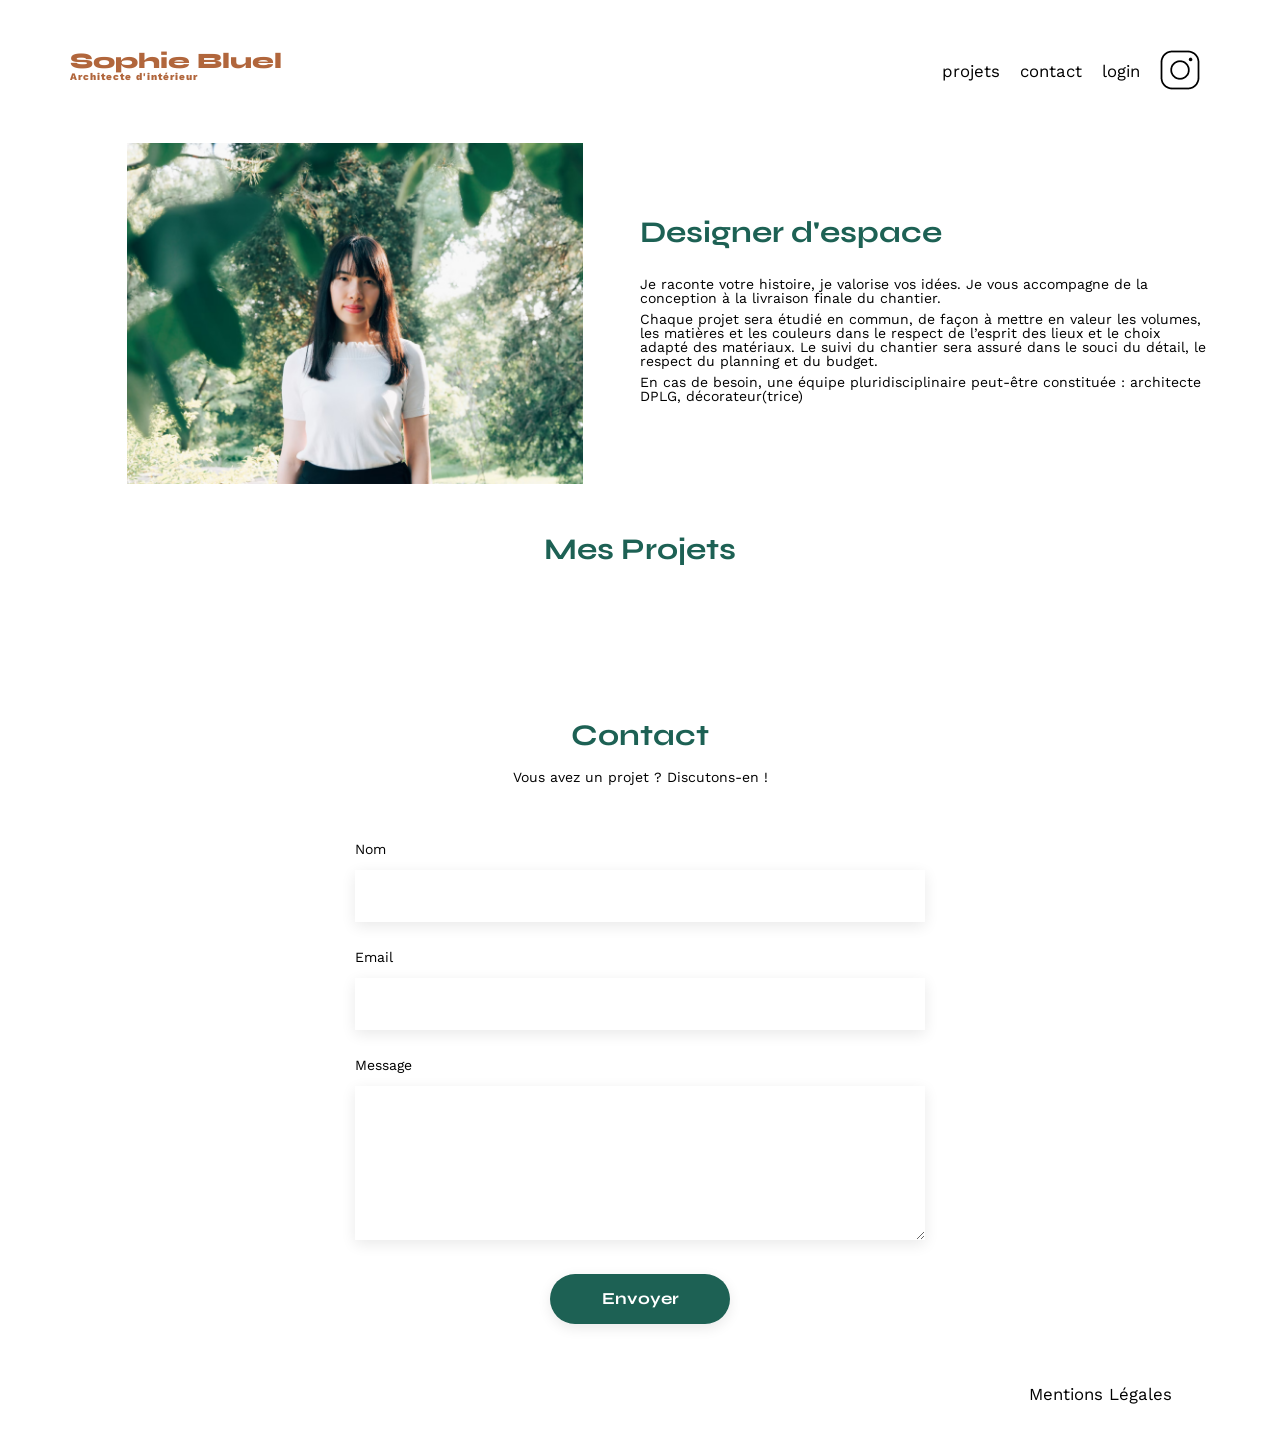
<file: FrontEnd/index.html>
<!DOCTYPE html>
<html lang="fr">
<head>
	<meta charset="UTF-8">
	<title>Sophie Bluel - Architecte d'intérieur</title>
	<meta name="viewport" content="width=device-width, initial-scale=1.0">
	<link rel="preconnect" href="https://fonts.googleapis.com">
	<link rel="preconnect" href="https://fonts.gstatic.com" crossorigin>
	<link href="https://fonts.googleapis.com/css2?family=Syne:wght@700;800&family=Work+Sans&display=swap" rel="stylesheet">
	<meta name="description" content="">
	<link rel="stylesheet" href="./assets/style.css">
	<link rel="stylesheet" href="https://cdnjs.cloudflare.com/ajax/libs/font-awesome/6.5.0/css/all.min.css">
</head>
<body>
<header>
	<h1>Sophie Bluel <span>Architecte d'intérieur</span></h1>
	<nav>
		<ul>
			<li>projets</li>
			<li>contact</li>
			<li id="login"><a href="./login.html">login</a></li>
			<li id="logout">logout</li>
			<li><img src="./assets/icons/instagram.png" alt="Instagram"></li>
		</ul>
	</nav>
</header>
<main>
	<section id="introduction">
		<figure>
			<img src="./assets/images/sophie-bluel.png" alt="">
		</figure>
		<article>
			<h2>Designer d'espace</h2>
			<p>Je raconte votre histoire, je valorise vos idées. Je vous accompagne de la conception à la livraison finale du chantier.</p>
			<p>Chaque projet sera étudié en commun, de façon à mettre en valeur les volumes, les matières et les couleurs dans le respect de l’esprit des lieux et le choix adapté des matériaux. Le suivi du chantier sera assuré dans le souci du détail, le respect du planning et du budget.</p>
			<p>En cas de besoin, une équipe pluridisciplinaire peut-être constituée : architecte DPLG, décorateur(trice)</p>
		</article>
	</section>
	<section id="portfolio">
		<div class="myProject">
			<h2>Mes Projets</h2>
			<button class="modifier-btn">
				<i class="fa-solid fa-pen-to-square"></i>
				modifier
			</button>
		</div>
		<div class="category"></div>
		<div class="gallery"></div>
	</section>
	<section id="contact">
		<h2>Contact</h2>
		<p>Vous avez un projet ? Discutons-en !</p>
		<form action="#" method="post">
			<label for="name">Nom</label>
			<input type="text" name="name" id="name">
			<label for="email">Email</label>
			<input type="email" name="email" id="email">
			<label for="message">Message</label>
			<textarea name="message" id="message" cols="30" rows="10"></textarea>
			<input type="submit" value="Envoyer">
		</form>
	</section>
</main>
<footer>
	<nav>
		<ul>
			<li>Mentions Légales</li>
		</ul>
	</nav>
</footer>
<aside class="editer" style="display: none;">
		<div class="editer-wrapper">
			<button class="modifier-btn-close"><i class="fa-solid fa-x"></i></button>
			<button id="modal-return" class="hidden"><i class="fa-solid fa-arrow-left"></i></button>
			<h2 id="modal-title">Galerie photo</h2>
			<form id="add-img-form" class="hidden">
				<div class="update-zone">
					<i class="fa-regular fa-image"></i>
					<label for="image">+ Ajouter photo</label>
					<input type="file" id="image" accept=".jpg,.png">
					<span class="upload-hint">Jpg, png : 4mo max</span>
				</div>
				<label for="title">Titre</label>
				<input type="text" id="title">
				<label for="category-img">Catégorie</label>
				<select id="category-img"></select>
				<hr>
				<button type="submit">Valider</button>
			</form>
			<div id="edit-gallery"></div>
			<hr id="hr">
			<button id="btn-add-img">Ajouter une photo</button>
		</div>
</aside>
<script src="script.js"></script>
</body>
</html>
</file>
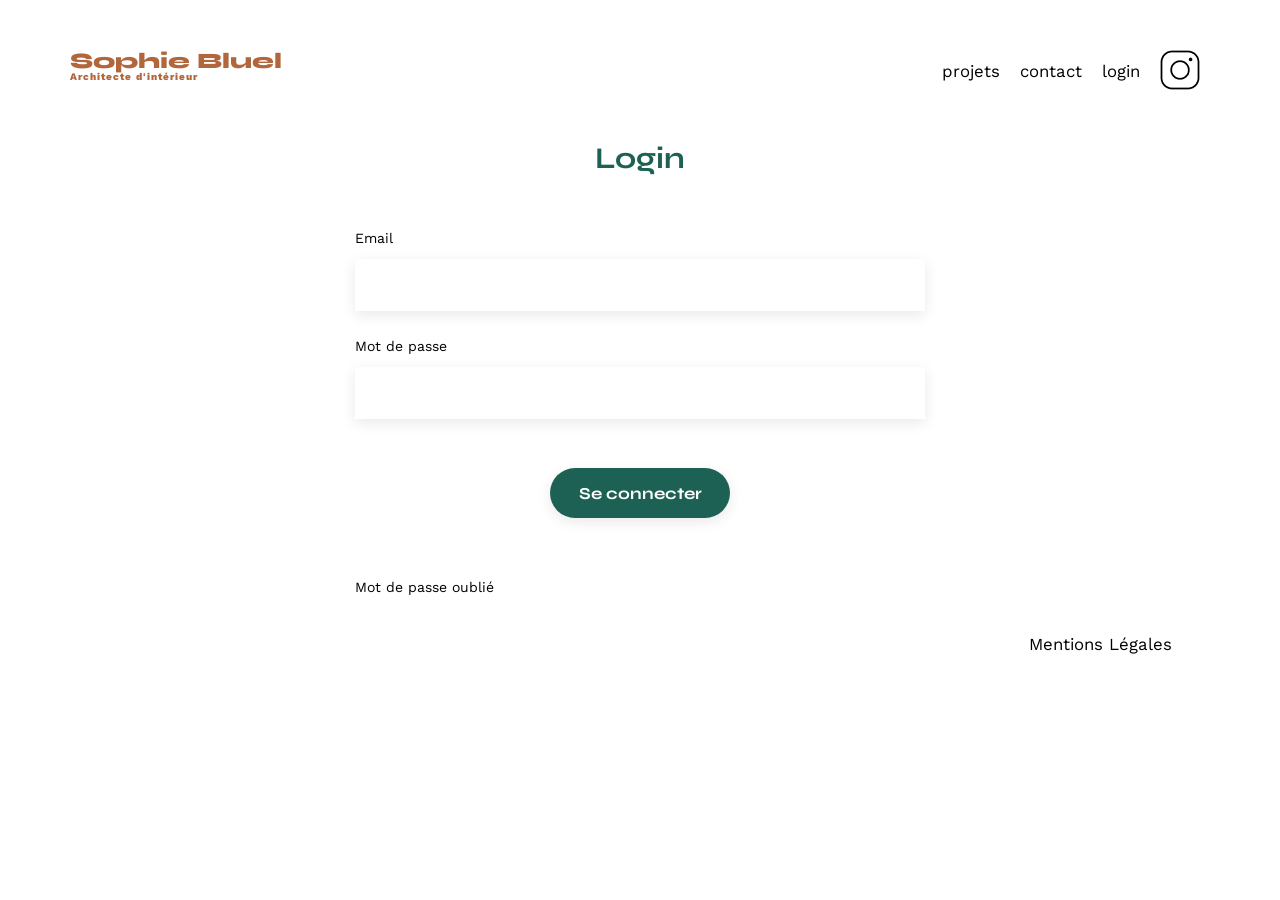
<file: FrontEnd/login.html>
<!DOCTYPE html>
<html lang="fr">
<head>
	<meta charset="UTF-8">
	<title>Sophie Bluel - Architecte d'intérieur</title>
	<meta name="viewport" content="width=device-width, initial-scale=1.0">
	<link rel="preconnect" href="https://fonts.googleapis.com">
	<link rel="preconnect" href="https://fonts.gstatic.com" crossorigin>
	<link href="https://fonts.googleapis.com/css2?family=Syne:wght@700;800&family=Work+Sans&display=swap" rel="stylesheet">
	<meta name="description" content="">
	<link rel="stylesheet" href="./assets/style.css">
</head>
<body>
<header>
	<h1>Sophie Bluel <span>Architecte d'intérieur</span></h1>
	<nav>
		<ul>
			<li><a href="./index.html">projets</a></li>
			<li>contact</li>
			<li id="login"><a href="./login.html">login</a></li>
			<li id="logout" style="display: none;">logout</li>
			<li><img src="./assets/icons/instagram.png" alt="Instagram"></li>
		</ul>
	</nav>
</header>
<main>
	<section id="contact">
		<h2>Login</h2>
		<form id="form" action="#" method="post">
			<label for="email">Email</label>
			<input type="email" name="email" id="email">
			<label for="name">Mot de passe</label>
			<input type="password" name="Mot de passe" id="password">
			<span id="error-message"></span>
			<input type="submit" value="Se connecter">
			<label for="forgotPassword">Mot de passe oublié</label>
		</form>
	</section>
</main>
<footer>
	<nav>
		<ul>
			<li>Mentions Légales</li>
		</ul>
	</nav>
</footer>
<script src="./login.js"></script>
</body>
</html>
</file>
<file: FrontEnd/assets/style.css>
/* http://meyerweb.com/eric/tools/css/reset/
   v2.0 | 20110126
   License: none (public domain)
*/

html,
body,
div,
span,
applet,
object,
iframe,
h1,
h2,
h3,
h4,
h5,
h6,
p,
blockquote,
pre,
a,
abbr,
acronym,
address,
big,
cite,
code,
del,
dfn,
em,
img,
ins,
kbd,
q,
s,
samp,
small,
strike,
strong,
sub,
sup,
tt,
var,
b,
u,
i,
center,
dl,
dt,
dd,
ol,
ul,
li,
fieldset,
form,
label,
legend,
table,
caption,
tbody,
tfoot,
thead,
tr,
th,
td,
article,
aside,
canvas,
details,
embed,
figure,
figcaption,
footer,
header,
hgroup,
menu,
nav,
output,
ruby,
section,
summary,
time,
mark,
audio,
video {
	margin: 0;
	padding: 0;
	border: 0;
	font-size: 100%;
	font: inherit;
	vertical-align: baseline;
}

/* HTML5 display-role reset for older browsers */
article,
aside,
details,
figcaption,
figure,
footer,
header,
hgroup,
menu,
nav,
section {
	display: block;
}

body {
	line-height: 1;
}

ol,
ul {
	list-style: none;
}

blockquote,
q {
	quotes: none;
}

blockquote:before,
blockquote:after,
q:before,
q:after {
	content: '';
	content: none;
}

table {
	border-collapse: collapse;
	border-spacing: 0;
}

/** end reset css**/
body {
	max-width: 1140px;
	margin: auto;
	font-family: 'Work Sans';
	font-size: 14px;
}

header {
	display: flex;
	justify-content: space-between;
	margin: 50px 0
}

section {
	margin: 50px 0
}

h1 {
	display: flex;
	flex-direction: column;
	font-family: 'Syne';
	font-size: 22px;
	font-weight: 800;
	color: #B1663C
}

h1>span {
	font-family: 'Work Sans';
	font-size: 10px;
	letter-spacing: 0.1em;
	;
}

h2 {
	font-family: 'Syne';
	font-weight: 700;
	font-size: 30px;
	color: #1D6154
}

nav ul {
	display: flex;
	align-items: center;
	list-style-type: none;

}

nav li {
	padding: 0 10px;
	font-size: 1.2em;
}

li:hover {
	color: #B1663C;
}

#introduction {
	display: flex;
	align-items: center;
}

#introduction figure {
	flex: 1
}

#introduction img {
	display: block;
	margin: auto;
	width: 80%;
}

#introduction article {
	flex: 1
}

#introduction h2 {
	margin-bottom: 1em;
}

#introduction p {
	margin-bottom: 0.5em;
}

#portfolio h2 {
	text-align: center;
	/* margin-bottom: 1em; */
}

.gallery {
	width: 100%;
	display: grid;
	grid-template-columns: 1fr 1fr 1fr;
	grid-column-gap: 20px;
	grid-row-gap: 20px;
}

.gallery img {
	width: 100%;

}

#contact {
	width: 50%;
	margin: auto;
}

#contact>* {
	text-align: center;

}

#contact h2 {
	margin-bottom: 20px;
}

#contact form {
	text-align: left;
	margin-top: 30px;
	display: flex;
	flex-direction: column;
}

#contact input {
	height: 50px;
	font-size: 1.2em;
	border: none;
	box-shadow: 0px 4px 14px rgba(0, 0, 0, 0.09);
}

#contact label {
	margin: 2em 0 1em 0;
}

#contact textarea {
	border: none;
	box-shadow: 0px 4px 14px rgba(0, 0, 0, 0.09);
}

input[type="submit"] {
	font-family: 'Syne';
	font-weight: 700;
	color: white;
	background-color: #1D6154;
	margin: 2em auto;
	width: 180px;
	text-align: center;
	border-radius: 60px;
}

footer nav ul {
	display: flex;
	justify-content: flex-end;
	margin: 2em
}

/* Zone modifier */
.category {
	display: flex;
	justify-content: center;
	gap: 10px;
	margin-bottom: 50px;
	margin-top: 21px;
}

.category button {
	font-family: 'Syne';
	border: 1px solid #1D6154;
	color: #1D6154;
	border-radius: 60px;
	display: inline-block;
	font-size: 16px;
	cursor: pointer;
	padding: 10px 20px;
}

button.active {
	background-color: #1D6154;
	color: white;
}

li {
	cursor: pointer;
}

li a {
	color: black;
	text-decoration: none;
}

li a:hover {
	color: #B1663C;
}

.myProject {
	display: flex;
	justify-content: center;
	align-items: center;
	gap: 31px;
	margin-bottom: 4em;
}

.modifier-btn {
	cursor: pointer;
	border: none;
	background-color: white;
	font-size: 14px;
}

.hidden {
	display: none;
}

#edit-gallery.hidden {
	display: none;
}

#error-message {
	color: red;
	margin-top: 1rem;
}

/* === MODALE === */
.editer {
	position: fixed;
	inset: 0;
	width: 100vw;
	height: 100vh;
	background: rgba(0, 0, 0, 0.45);
	display: flex;
	align-items: center;
	justify-content: center;
	z-index: 1000;
}

.editer-wrapper {
	background: #fff;
	border-radius: 16px;
	padding: 2rem;
	width: 520px;
	max-width: 90vw;
	position: relative;
}

/* === TITRE === */
.editer-wrapper h2 {
	text-align: center;
	font-size: 1.25rem;
	font-weight: 500;
	color: black;
	font-family: Arial, Helvetica, sans-serif;
	margin-bottom: 46px;
}

/* === BOUTON FERMER === */
.modifier-btn-close {
	position: absolute;
	top: 1rem;
	right: 1rem;
	background: none;
	border: none;
	font-size: 18px;
	cursor: pointer;
	color: #333;
}

/* === BOUTON RETOUR === */
#modal-return {
	position: absolute;
	top: 1rem;
	left: 1rem;
	background: none;
	border: none;
	font-size: 18px;
	cursor: pointer;
	color: #333;
}

/* === GALERIE === */
#edit-gallery {
	display: grid;
	grid-template-columns: repeat(5, 1fr);
	gap: 8px;
	margin-bottom: 1.5rem;
}

#edit-gallery figure {
	position: relative;
	aspect-ratio: 1;
	margin: 0;
	border-radius: 6px;
	overflow: hidden;
}

#edit-gallery figure img {
	width: 100%;
	height: 100%;
	object-fit: cover;
	display: block;
}

#edit-gallery figure .delete-btn {
	position: absolute;
	top: 4px;
	right: 4px;
	background: #1a1a1a;
	color: #fff;
	border: none;
	border-radius: 6px;
	width: 28px;
	height: 28px;
	cursor: pointer;
	display: flex;
	align-items: center;
	justify-content: center;
	font-size: 13px;
}

.delete-btn:hover {
	background: #e74c3c;
}

/* === BOUTON AJOUTER UNE PHOTO === */
#btn-add-img {
	display: block;
	margin: 0 auto;
	background: #2d6a5a;
	color: #fff;
	border: none;
	border-radius: 2rem;
	padding: 0.65rem 2rem;
	font-size: 15px;
	font-weight: 500;
	cursor: pointer;
}

#btn-add-img:hover {
	background: #245549;
}

/* === SÉPARATEUR AVANT LE BOUTON === */
.editer-wrapper>hr {
	border: none;
	border-top: 1px solid #B3B3B3;
	margin: 0 0 1.5rem;
	margin-top: 67px;
}

/* === FORMULAIRE AJOUT PHOTO === */
#add-img-form {
	display: flex;
	flex-direction: column;
	gap: 1.5rem;
}

/* Zone upload */
.update-zone {
	background: #e8edf2;
	border-radius: 3px;
	display: flex;
	flex-direction: column;
	align-items: center;
	justify-content: center;
	padding: 13px;
	gap: 1rem;
	min-height: 180px;
}

.update-zone i {
	font-size: 68px;
	color: #B9C5CC;
}

.update-zone label[for="image"] {
	background: #CBD6DC;
	color: white;
	border-radius: 2rem;
	padding: 10px 33px;
	font-size: 14px;
	cursor: pointer;
	margin: 0;
}

#image {
	display: none;
}

.upload-hint {
	margin-top: 7px;
	font-size: 12px;
	color: #444444;
}

/* Champs texte */
#add-img-form label {
	font-size: 14px;
	font-weight: 500;
	color: #3D3D3D;
	margin-bottom: -1rem;
}

#add-img-form #title {
	border: none;
	outline: none;
	width: 100%;
	height: 50px;
	font-size: 1.2em;
	box-shadow: 0px 4px 14px rgba(0, 0, 0, 0.09);
}

#add-img-form #category-img {
	border: none;
	padding: 1rem 0;
	font-size: 1.2em;
	background: transparent;
	cursor: pointer;
	outline: none;
	background-repeat: no-repeat;
	background-position: right 4px center;
	box-shadow: 0px 4px 14px rgba(0, 0, 0, 0.09);
}

/* Séparateur dans le form */
#add-img-form hr {
	border: none;
	border-top: 1px solid #B3B3B3;
	margin: 0;
}

/* Bouton valider */
#add-img-form button[type="submit"] {
	display: block;
	margin: 0 auto;
	background: #9aa5af;
	color: white;
	border: none;
	border-radius: 2rem;
	padding: 0.65rem 3rem;
	font-size: 15px;
	font-weight: 500;
	cursor: pointer;
}

#add-img-form button[type="submit"]:hover {
	background: #1D6154;
}
</file>
